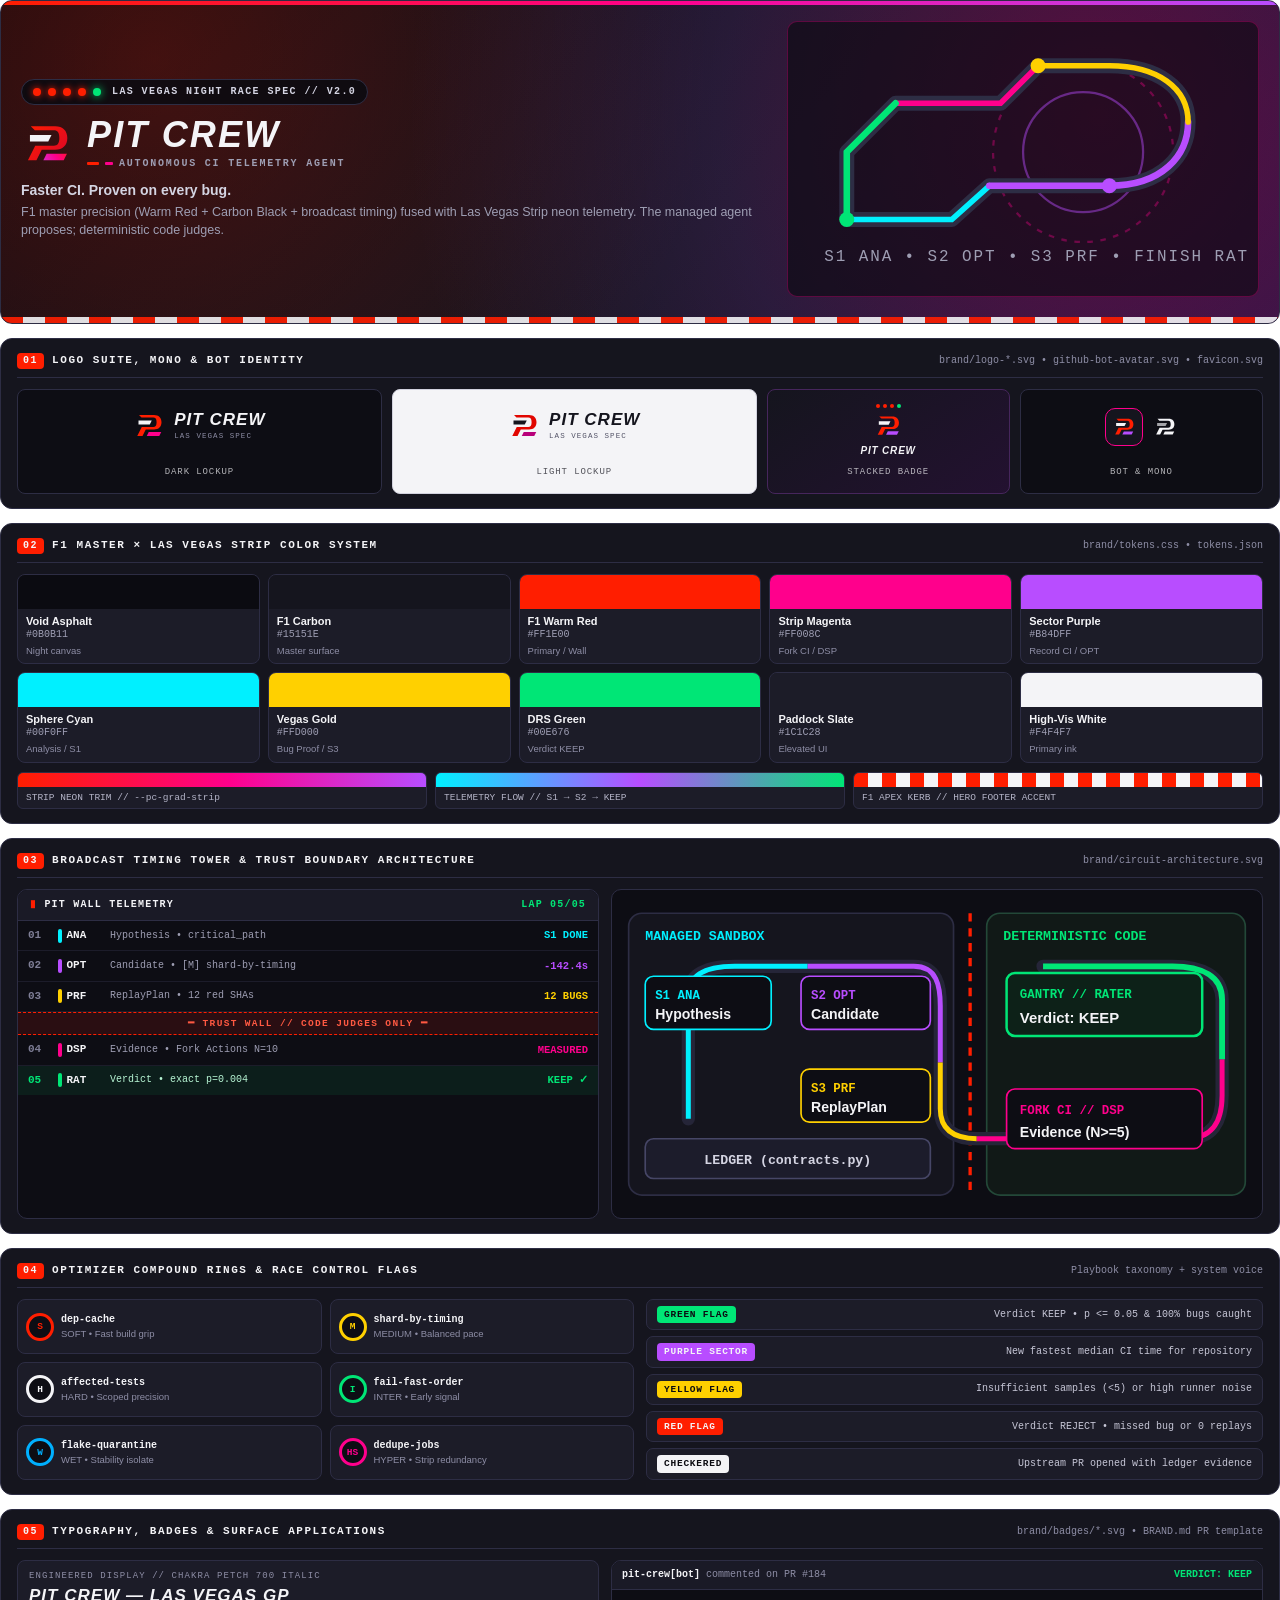
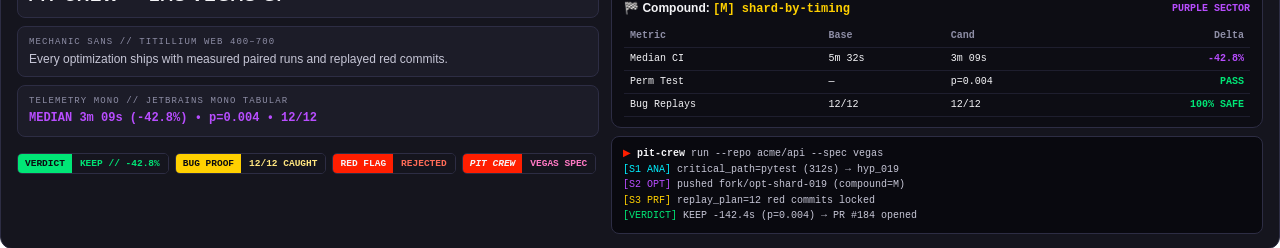
<file: brand/brand-sheet.html>
<!DOCTYPE html>
<html lang="en">
<head>
<meta charset="UTF-8" />
<meta name="viewport" content="width=device-width, initial-scale=1.0" />
<title>Pit Crew — F1 Las Vegas Night Race Brand Sheet (v2.0)</title>
<style>
  * { box-sizing: border-box; margin: 0; padding: 0; }
  body {
    font-family: var(--font-sans, 'Titillium Web', 'Inter', -apple-system, BlinkMacSystemFont, sans-serif);
    color: var(--foreground, #F4F4F7);
    line-height: 1.4;
  }
  .sheet {
    display: flex;
    flex-direction: column;
    gap: 14px;
  }

  /* HERO */
  .hero {
    position: relative;
    overflow: hidden;
    border-radius: var(--radius, 12px);
    background:
      radial-gradient(circle at 86% 36%, rgba(255, 0, 140, 0.28) 0%, rgba(184, 77, 255, 0.12) 34%, transparent 62%),
      radial-gradient(circle at 12% 18%, rgba(255, 30, 0, 0.22) 0%, transparent 48%),
      linear-gradient(135deg, #0B0B11 0%, #15151E 58%, #21102D 100%);
    border: 1px solid #2D2D44;
    padding: 20px 20px 26px;
    color: #F4F4F7;
  }
  .hero::before {
    content: "";
    position: absolute;
    top: 0; left: 0; right: 0; height: 4px;
    background: linear-gradient(90deg, #FF1E00 0%, #FF008C 52%, #B84DFF 100%);
  }
  .hero::after {
    content: "";
    position: absolute;
    bottom: 0; left: 0; right: 0; height: 6px;
    background: repeating-linear-gradient(90deg, #FF1E00 0 22px, #F4F4F7 22px 44px);
    opacity: 0.9;
  }
  .hero-grid {
    display: grid;
    grid-template-columns: 1.35fr 0.85fr;
    gap: 16px;
    align-items: center;
  }
  .gantry-bar {
    display: inline-flex;
    align-items: center;
    gap: 7px;
    padding: 5px 11px;
    border-radius: 999px;
    background: rgba(11, 11, 17, 0.88);
    border: 1px solid #2D2D44;
    margin-bottom: 12px;
  }
  .g-light {
    width: 8px; height: 8px; border-radius: 50%;
    background: #FF1E00;
    box-shadow: 0 0 7px #FF1E00;
  }
  .g-light.go {
    background: #00E676;
    box-shadow: 0 0 8px #00E676;
  }
  .g-label {
    font-family: var(--font-mono, ui-monospace, monospace);
    font-size: 10px;
    font-weight: 700;
    letter-spacing: 0.14em;
    color: #D4D4E2;
    margin-left: 4px;
  }
  .hero-lockup {
    display: flex;
    align-items: center;
    gap: 14px;
    margin-bottom: 10px;
  }
  .wordmark {
    font-size: 36px;
    font-weight: 800;
    font-style: italic;
    letter-spacing: 0.06em;
    line-height: 0.98;
    color: #F4F4F7;
  }
  .wordmark-sub {
    font-family: var(--font-mono, ui-monospace, monospace);
    font-size: 10px;
    font-weight: 600;
    letter-spacing: 0.18em;
    color: #9E9EB3;
    margin-top: 5px;
    display: flex;
    align-items: center;
    gap: 6px;
  }
  .hero-tagline {
    font-size: 14px;
    color: #D4D4E2;
    margin-bottom: 4px;
    font-weight: 600;
  }
  .hero-desc {
    font-size: 12.5px;
    color: #9E9EB3;
  }
  .circuit-preview {
    background: rgba(11, 11, 17, 0.62);
    border: 1px solid rgba(255, 0, 140, 0.3);
    border-radius: 10px;
    padding: 10px;
  }

  /* CARD */
  .card {
    background: var(--card, #15151E);
    border: 1px solid var(--border, #2D2D44);
    border-radius: var(--radius, 12px);
    padding: 14px 16px;
  }
  .sec-head {
    display: flex;
    align-items: center;
    justify-content: space-between;
    gap: 8px;
    margin-bottom: 11px;
    padding-bottom: 8px;
    border-bottom: 1px solid var(--border, #2D2D44);
  }
  .sec-title {
    display: inline-flex;
    align-items: center;
    gap: 8px;
    font-family: var(--font-mono, ui-monospace, monospace);
    font-size: 11px;
    font-weight: 700;
    letter-spacing: 0.14em;
    text-transform: uppercase;
    color: var(--foreground, #F4F4F7);
  }
  .sec-num {
    background: #FF1E00;
    color: #F4F4F7;
    padding: 1px 6px;
    border-radius: 4px;
    font-size: 10px;
  }
  .sec-note {
    font-family: var(--font-mono, ui-monospace, monospace);
    font-size: 10px;
    color: var(--muted-foreground, #8E8EA6);
  }

  /* LOGO SUITE */
  .logo-suite {
    display: grid;
    grid-template-columns: 1.35fr 1.35fr 0.9fr 0.9fr;
    gap: 10px;
  }
  .logo-box {
    border-radius: 8px;
    padding: 14px 12px;
    display: flex;
    flex-direction: column;
    align-items: center;
    justify-content: space-between;
    gap: 8px;
    border: 1px solid #2D2D44;
    min-height: 92px;
  }
  .logo-box.dark { background: #0D0D14; color: #F4F4F7; }
  .logo-box.light { background: #F4F4F7; color: #15151E; border-color: #D2D2DE; }
  .logo-box.vegas { background: linear-gradient(145deg, #15151E 0%, #231130 100%); color: #F4F4F7; border-color: #46265C; }
  .box-cap {
    font-family: var(--font-mono, ui-monospace, monospace);
    font-size: 9px;
    letter-spacing: 0.1em;
    opacity: 0.72;
    text-transform: uppercase;
  }

  /* COLOR PALETTE */
  .swatch-grid {
    display: grid;
    grid-template-columns: repeat(5, minmax(0, 1fr));
    gap: 8px;
  }
  .swatch {
    border-radius: 8px;
    overflow: hidden;
    border: 1px solid var(--border, #2D2D44);
    background: var(--secondary, #1C1C28);
  }
  .sw-bar { height: 34px; }
  .sw-info { padding: 6px 8px; }
  .sw-name { font-size: 11px; font-weight: 700; line-height: 1.2; }
  .sw-hex {
    font-family: var(--font-mono, ui-monospace, monospace);
    font-size: 10px;
    color: var(--muted-foreground, #9E9EB3);
  }
  .sw-role {
    font-size: 9.5px;
    color: var(--muted-foreground, #8E8EA6);
    margin-top: 2px;
  }
  .motif-row {
    display: grid;
    grid-template-columns: 1fr 1fr 1fr;
    gap: 8px;
    margin-top: 9px;
  }
  .motif-chip {
    border-radius: 6px;
    border: 1px solid var(--border, #2D2D44);
    overflow: hidden;
    background: var(--secondary, #1C1C28);
  }
  .motif-strip { height: 14px; }
  .motif-label {
    padding: 4px 8px;
    font-family: var(--font-mono, ui-monospace, monospace);
    font-size: 9.5px;
    color: var(--muted-foreground, #B4B4C7);
  }

  /* TWO COL */
  .two-col {
    display: grid;
    grid-template-columns: 1fr 1.12fr;
    gap: 12px;
  }
  .two-col-even {
    display: grid;
    grid-template-columns: 1fr 1fr;
    gap: 12px;
  }

  /* TIMING TOWER */
  .tower {
    background: #0D0D14;
    border: 1px solid #2D2D44;
    border-radius: 10px;
    overflow: hidden;
    color: #F4F4F7;
  }
  .tower-hd {
    display: flex;
    justify-content: space-between;
    align-items: center;
    padding: 8px 12px;
    background: #1A1A26;
    border-bottom: 1px solid #2D2D44;
    font-family: var(--font-mono, ui-monospace, monospace);
    font-size: 10px;
    font-weight: 700;
    letter-spacing: 0.12em;
  }
  .t-row {
    display: grid;
    grid-template-columns: 22px 44px 1fr auto;
    align-items: center;
    gap: 8px;
    padding: 7px 10px;
    border-bottom: 1px solid #1C1C2A;
    font-family: var(--font-mono, ui-monospace, monospace);
    font-size: 11px;
  }
  .t-row:last-child { border-bottom: none; }
  .t-pos { color: #7E7E96; font-weight: 700; }
  .t-code {
    display: inline-flex;
    align-items: center;
    gap: 5px;
    font-weight: 800;
    color: #F4F4F7;
  }
  .t-bar { width: 3.5px; height: 14px; border-radius: 2px; display: inline-block; }
  .t-sub { color: #9E9EB3; font-size: 10px; white-space: nowrap; overflow: hidden; text-overflow: ellipsis; }
  .t-delta { font-weight: 700; font-size: 10.5px; }
  .trust-sep {
    background: rgba(255, 30, 0, 0.12);
    border-top: 1px dashed #FF1E00;
    border-bottom: 1px dashed #FF1E00;
    padding: 4px 10px;
    text-align: center;
    font-family: var(--font-mono, ui-monospace, monospace);
    font-size: 9.5px;
    font-weight: 700;
    letter-spacing: 0.14em;
    color: #FF5942;
  }

  /* COMPOUND RINGS */
  .compound-grid {
    display: grid;
    grid-template-columns: 1fr 1fr;
    gap: 8px;
  }
  .compound-item {
    display: flex;
    align-items: center;
    gap: 7px;
    padding: 7px 8px;
    border-radius: 8px;
    background: var(--secondary, #1C1C28);
    border: 1px solid var(--border, #2D2D44);
  }
  .tire-ring {
    width: 28px; height: 28px; border-radius: 50%;
    background: #0D0D14;
    display: flex; align-items: center; justify-content: center;
    font-family: var(--font-mono, ui-monospace, monospace);
    font-size: 9.5px; font-weight: 800;
    flex-shrink: 0;
  }
  .c-name {
    font-family: var(--font-mono, ui-monospace, monospace);
    font-size: 10px;
    font-weight: 700;
    white-space: nowrap;
  }
  .c-desc {
    font-size: 9.5px;
    color: var(--muted-foreground, #8E8EA6);
  }

  /* RACE CONTROL FLAGS */
  .flag-list {
    display: flex;
    flex-direction: column;
    gap: 6px;
  }
  .flag-row {
    display: flex;
    align-items: center;
    justify-content: space-between;
    gap: 8px;
    padding: 6px 10px;
    border-radius: 7px;
    background: var(--secondary, #1C1C28);
    border: 1px solid var(--border, #2D2D44);
    font-family: var(--font-mono, ui-monospace, monospace);
    font-size: 10.5px;
  }
  .flag-pill {
    padding: 2px 7px;
    border-radius: 4px;
    font-weight: 800;
    font-size: 9.5px;
    letter-spacing: 0.08em;
    white-space: nowrap;
  }
  .flag-copy {
    color: var(--muted-foreground, #C6C6D6);
    font-size: 10px;
    text-align: right;
  }

  /* APPLICATIONS: PR COMMENT & CLI */
  .pr-mock {
    background: #0D0D14;
    border: 1px solid #2D2D44;
    border-radius: 10px;
    overflow: hidden;
    color: #F4F4F7;
  }
  .pr-hd {
    display: flex;
    align-items: center;
    justify-content: space-between;
    padding: 7px 10px;
    background: #1A1A26;
    border-bottom: 1px solid #2D2D44;
    font-family: var(--font-mono, ui-monospace, monospace);
    font-size: 10px;
  }
  .pr-body { padding: 10px 12px; }
  .pr-verdict {
    display: flex;
    align-items: center;
    justify-content: space-between;
    margin-bottom: 8px;
  }
  .pr-table {
    width: 100%;
    border-collapse: collapse;
    font-family: var(--font-mono, ui-monospace, monospace);
    font-size: 10px;
  }
  .pr-table th, .pr-table td {
    padding: 4px 6px;
    border-bottom: 1px solid #1E1E2E;
    text-align: left;
  }
  .pr-table th { color: #8E8EA6; font-weight: 600; }
  .pr-table td:last-child, .pr-table th:last-child { text-align: right; }

  .cli-mock {
    background: #09090F;
    border: 1px solid #2D2D44;
    border-radius: 8px;
    padding: 9px 11px;
    font-family: var(--font-mono, ui-monospace, monospace);
    font-size: 10px;
    line-height: 1.55;
    color: #C6C6D6;
    margin-top: 8px;
  }

  .badge-row {
    display: flex;
    flex-wrap: wrap;
    gap: 6px;
    margin-top: 8px;
  }
  .micro-badge {
    display: inline-flex;
    border-radius: 5px;
    overflow: hidden;
    font-family: var(--font-mono, ui-monospace, monospace);
    font-size: 9.5px;
    font-weight: 700;
    border: 1px solid #2D2D44;
  }
  .mb-l { padding: 3px 7px; color: #0B0B11; font-weight: 800; }
  .mb-r { padding: 3px 8px; background: #15151E; }

  @media (max-width: 600px) {
    .hero-grid, .two-col, .two-col-even { grid-template-columns: 1fr; }
    .logo-suite { grid-template-columns: 1fr 1fr; }
    .swatch-grid { grid-template-columns: repeat(2, minmax(0, 1fr)); }
    .compound-grid, .motif-row { grid-template-columns: 1fr; }
  }
</style>
</head>
<body>
<div class="sheet">
  <!-- HERO: F1 LAS VEGAS NIGHT RACE -->
  <section class="hero">
    <div class="hero-grid">
      <div>
        <div class="gantry-bar">
          <span class="g-light"></span>
          <span class="g-light"></span>
          <span class="g-light"></span>
          <span class="g-light"></span>
          <span class="g-light go"></span>
          <span class="g-label">LAS VEGAS NIGHT RACE SPEC // V2.0</span>
        </div>
        <div class="hero-lockup">
          <svg width="52" height="52" viewBox="0 0 64 64" fill="none" aria-label="Pit Crew Mark">
            <defs>
              <linearGradient id="bh-r" x1="6" y1="10" x2="58" y2="54" gradientUnits="userSpaceOnUse">
                <stop offset="0%" stop-color="#FF1E00"/><stop offset="100%" stop-color="#D90429"/>
              </linearGradient>
              <linearGradient id="bh-n" x1="12" y1="54" x2="58" y2="26" gradientUnits="userSpaceOnUse">
                <stop offset="0%" stop-color="#B84DFF"/><stop offset="55%" stop-color="#FF008C"/><stop offset="100%" stop-color="#FF1E00"/>
              </linearGradient>
            </defs>
            <path d="M12 10H42C51.5 10 57 15.6 57 24.5C57 33.4 51.5 39 42 39H25.5L19 52H8.5L17.5 34H40.5C44.8 34 47.2 31.3 47.2 24.5C47.2 17.7 44.8 15 40.5 15H17L12 10Z" fill="url(#bh-r)"/>
            <path d="M11 21H37.5L33.5 29H11V21Z" fill="#F4F4F7"/>
            <path d="M31.5 44H56.5L52.5 52H27.5L31.5 44Z" fill="url(#bh-n)"/>
          </svg>
          <div>
            <div class="wordmark">PIT CREW</div>
            <div class="wordmark-sub">
              <span style="display:inline-block;width:12px;height:3px;background:#FF1E00;border-radius:1px;"></span>
              <span style="display:inline-block;width:8px;height:3px;background:#FF008C;border-radius:1px;"></span>
              AUTONOMOUS CI TELEMETRY AGENT
            </div>
          </div>
        </div>
        <div class="hero-tagline">Faster CI. Proven on every bug.</div>
        <div class="hero-desc">F1 master precision (Warm Red + Carbon Black + broadcast timing) fused with Las Vegas Strip neon telemetry. The managed agent proposes; deterministic code judges.</div>
      </div>

      <!-- Mini Vegas Strip Circuit + Sphere Graphic -->
      <div class="circuit-preview">
        <svg viewBox="0 0 240 132" width="100%" fill="none" aria-label="Las Vegas Night Circuit">
          <circle cx="152" cy="64" r="48" stroke="#FF008C" stroke-opacity="0.35" stroke-width="1.2" stroke-dasharray="3 4"/>
          <circle cx="152" cy="64" r="32" stroke="#B84DFF" stroke-opacity="0.45" stroke-width="1.2"/>
          <!-- Track -->
          <path d="M26 100 L82 100 L102 82 L166 82 C194 82 208 66 208 48 C208 30 192 18 166 18 L128 18 L108 38 L52 38 L26 64 Z" stroke="#2D2D44" stroke-width="8" stroke-linejoin="round"/>
          <path d="M26 100 L82 100 L102 82" stroke="#00F0FF" stroke-width="3" stroke-linecap="round"/>
          <path d="M102 82 L166 82 C194 82 208 66 208 48" stroke="#B84DFF" stroke-width="3.5" stroke-linecap="round"/>
          <path d="M208 48 C208 30 192 18 166 18 L128 18" stroke="#FFD000" stroke-width="3" stroke-linecap="round"/>
          <path d="M128 18 L108 38 L52 38" stroke="#FF008C" stroke-width="3" stroke-linecap="round"/>
          <path d="M52 38 L26 64 L26 100" stroke="#00E676" stroke-width="3.5" stroke-linecap="round"/>
          <circle cx="26" cy="100" r="4" fill="#00E676"/>
          <circle cx="166" cy="82" r="4" fill="#B84DFF"/>
          <circle cx="128" cy="18" r="4" fill="#FFD000"/>
          <text x="14" y="122" fill="#9E9EB3" font-family="ui-monospace, monospace" font-size="8.5" letter-spacing="0.12em">S1 ANA • S2 OPT • S3 PRF • FINISH RAT</text>
        </svg>
      </div>
    </div>
  </section>

  <!-- 01 / LOGO SUITE & AVATARS -->
  <section class="card">
    <div class="sec-head">
      <span class="sec-title"><span class="sec-num">01</span> Logo Suite, Mono &amp; Bot Identity</span>
      <span class="sec-note">brand/logo-*.svg • github-bot-avatar.svg • favicon.svg</span>
    </div>
    <div class="logo-suite">
      <div class="logo-box dark">
        <div style="display:flex;align-items:center;gap:9px;margin-top:6px;">
          <svg width="32" height="32" viewBox="0 0 64 64" fill="none">
            <path d="M12 10H42C51.5 10 57 15.6 57 24.5C57 33.4 51.5 39 42 39H25.5L19 52H8.5L17.5 34H40.5C44.8 34 47.2 31.3 47.2 24.5C47.2 17.7 44.8 15 40.5 15H17L12 10Z" fill="#FF1E00"/>
            <path d="M11 21H37.5L33.5 29H11V21Z" fill="#F4F4F7"/>
            <path d="M31.5 44H56.5L52.5 52H27.5L31.5 44Z" fill="#FF008C"/>
          </svg>
          <div>
            <div style="font-size:17px;font-weight:800;font-style:italic;letter-spacing:0.06em;line-height:1;">PIT CREW</div>
            <div style="font-family:var(--font-mono,monospace);font-size:7.5px;letter-spacing:0.14em;color:#8E8EA6;margin-top:3px;">LAS VEGAS SPEC</div>
          </div>
        </div>
        <span class="box-cap">Dark Lockup</span>
      </div>

      <div class="logo-box light">
        <div style="display:flex;align-items:center;gap:9px;margin-top:6px;">
          <svg width="32" height="32" viewBox="0 0 64 64" fill="none">
            <path d="M12 10H42C51.5 10 57 15.6 57 24.5C57 33.4 51.5 39 42 39H25.5L19 52H8.5L17.5 34H40.5C44.8 34 47.2 31.3 47.2 24.5C47.2 17.7 44.8 15 40.5 15H17L12 10Z" fill="#E10600"/>
            <path d="M11 21H37.5L33.5 29H11V21Z" fill="#15151E"/>
            <path d="M31.5 44H56.5L52.5 52H27.5L31.5 44Z" fill="#B8007A"/>
          </svg>
          <div>
            <div style="font-size:17px;font-weight:800;font-style:italic;letter-spacing:0.06em;line-height:1;">PIT CREW</div>
            <div style="font-family:var(--font-mono,monospace);font-size:7.5px;letter-spacing:0.14em;color:#525266;margin-top:3px;">LAS VEGAS SPEC</div>
          </div>
        </div>
        <span class="box-cap">Light Lockup</span>
      </div>

      <div class="logo-box vegas">
        <div style="display:flex;flex-direction:column;align-items:center;gap:4px;">
          <div style="display:flex;gap:3px;">
            <span style="width:4px;height:4px;border-radius:50%;background:#FF1E00;"></span>
            <span style="width:4px;height:4px;border-radius:50%;background:#FF1E00;"></span>
            <span style="width:4px;height:4px;border-radius:50%;background:#FF1E00;"></span>
            <span style="width:4px;height:4px;border-radius:50%;background:#00E676;"></span>
          </div>
          <svg width="28" height="28" viewBox="0 0 64 64" fill="none">
            <path d="M12 10H42C51.5 10 57 15.6 57 24.5C57 33.4 51.5 39 42 39H25.5L19 52H8.5L17.5 34H40.5C44.8 34 47.2 31.3 47.2 24.5C47.2 17.7 44.8 15 40.5 15H17L12 10Z" fill="#FF1E00"/>
            <path d="M11 21H37.5L33.5 29H11V21Z" fill="#F4F4F7"/>
            <path d="M31.5 44H56.5L52.5 52H27.5L31.5 44Z" fill="#B84DFF"/>
          </svg>
          <span style="font-size:10px;font-weight:800;font-style:italic;letter-spacing:0.08em;">PIT CREW</span>
        </div>
        <span class="box-cap">Stacked Badge</span>
      </div>

      <div class="logo-box dark">
        <div style="display:flex;align-items:center;gap:10px;margin-top:4px;">
          <div style="width:38px;height:38px;border-radius:10px;background:#15151E;border:1.5px solid #FF008C;display:flex;align-items:center;justify-content:center;">
            <svg width="24" height="24" viewBox="0 0 64 64" fill="none">
              <path d="M12 10H42C51.5 10 57 15.6 57 24.5C57 33.4 51.5 39 42 39H25.5L19 52H8.5L17.5 34H40.5C44.8 34 47.2 31.3 47.2 24.5C47.2 17.7 44.8 15 40.5 15H17L12 10Z" fill="#FF1E00"/>
              <path d="M11 21H37.5L33.5 29H11V21Z" fill="#F4F4F7"/>
              <path d="M31.5 44H56.5L52.5 52H27.5L31.5 44Z" fill="#B84DFF"/>
            </svg>
          </div>
          <svg width="24" height="24" viewBox="0 0 64 64" fill="none">
            <path d="M12 10H42C51.5 10 57 15.6 57 24.5C57 33.4 51.5 39 42 39H25.5L19 52H8.5L17.5 34H40.5C44.8 34 47.2 31.3 47.2 24.5C47.2 17.7 44.8 15 40.5 15H17L12 10Z" fill="#F4F4F7"/>
            <path d="M11 21H37.5L33.5 29H11V21Z" fill="#F4F4F7" opacity="0.65"/>
            <path d="M31.5 44H56.5L52.5 52H27.5L31.5 44Z" fill="#F4F4F7"/>
          </svg>
        </div>
        <span class="box-cap">Bot &amp; Mono</span>
      </div>
    </div>
  </section>

  <!-- 02 / F1 MASTER x LAS VEGAS COLOR SYSTEM -->
  <section class="card">
    <div class="sec-head">
      <span class="sec-title"><span class="sec-num">02</span> F1 Master × Las Vegas Strip Color System</span>
      <span class="sec-note">brand/tokens.css • tokens.json</span>
    </div>
    <div class="swatch-grid">
      <div class="swatch"><div class="sw-bar" style="background:#0B0B11;"></div><div class="sw-info"><div class="sw-name">Void Asphalt</div><div class="sw-hex">#0B0B11</div><div class="sw-role">Night canvas</div></div></div>
      <div class="swatch"><div class="sw-bar" style="background:#15151E;"></div><div class="sw-info"><div class="sw-name">F1 Carbon</div><div class="sw-hex">#15151E</div><div class="sw-role">Master surface</div></div></div>
      <div class="swatch"><div class="sw-bar" style="background:#FF1E00;"></div><div class="sw-info"><div class="sw-name">F1 Warm Red</div><div class="sw-hex">#FF1E00</div><div class="sw-role">Primary / Wall</div></div></div>
      <div class="swatch"><div class="sw-bar" style="background:#FF008C;"></div><div class="sw-info"><div class="sw-name">Strip Magenta</div><div class="sw-hex">#FF008C</div><div class="sw-role">Fork CI / DSP</div></div></div>
      <div class="swatch"><div class="sw-bar" style="background:#B84DFF;"></div><div class="sw-info"><div class="sw-name">Sector Purple</div><div class="sw-hex">#B84DFF</div><div class="sw-role">Record CI / OPT</div></div></div>
      <div class="swatch"><div class="sw-bar" style="background:#00F0FF;"></div><div class="sw-info"><div class="sw-name">Sphere Cyan</div><div class="sw-hex">#00F0FF</div><div class="sw-role">Analysis / S1</div></div></div>
      <div class="swatch"><div class="sw-bar" style="background:#FFD000;"></div><div class="sw-info"><div class="sw-name">Vegas Gold</div><div class="sw-hex">#FFD000</div><div class="sw-role">Bug Proof / S3</div></div></div>
      <div class="swatch"><div class="sw-bar" style="background:#00E676;"></div><div class="sw-info"><div class="sw-name">DRS Green</div><div class="sw-hex">#00E676</div><div class="sw-role">Verdict KEEP</div></div></div>
      <div class="swatch"><div class="sw-bar" style="background:#1C1C28;"></div><div class="sw-info"><div class="sw-name">Paddock Slate</div><div class="sw-hex">#1C1C28</div><div class="sw-role">Elevated UI</div></div></div>
      <div class="swatch"><div class="sw-bar" style="background:#F4F4F7;"></div><div class="sw-info"><div class="sw-name">High-Vis White</div><div class="sw-hex">#F4F4F7</div><div class="sw-role">Primary ink</div></div></div>
    </div>
    <div class="motif-row">
      <div class="motif-chip">
        <div class="motif-strip" style="background:linear-gradient(90deg,#FF1E00 0%,#FF008C 52%,#B84DFF 100%);"></div>
        <div class="motif-label">STRIP NEON TRIM // --pc-grad-strip</div>
      </div>
      <div class="motif-chip">
        <div class="motif-strip" style="background:linear-gradient(90deg,#00F0FF 0%,#B84DFF 50%,#00E676 100%);"></div>
        <div class="motif-label">TELEMETRY FLOW // S1 → S2 → KEEP</div>
      </div>
      <div class="motif-chip">
        <div class="motif-strip" style="background:repeating-linear-gradient(90deg,#FF1E00 0 14px,#F4F4F7 14px 28px);"></div>
        <div class="motif-label">F1 APEX KERB // HERO FOOTER ACCENT</div>
      </div>
    </div>
  </section>

  <!-- 03 / BROADCAST TIMING TOWER + PIPELINE CIRCUIT -->
  <section class="card">
    <div class="sec-head">
      <span class="sec-title"><span class="sec-num">03</span> Broadcast Timing Tower &amp; Trust Boundary Architecture</span>
      <span class="sec-note">brand/circuit-architecture.svg</span>
    </div>
    <div class="two-col">
      <!-- F1 Broadcast Timing Tower -->
      <div class="tower">
        <div class="tower-hd">
          <span><span style="color:#FF1E00;">▮</span> PIT WALL TELEMETRY</span>
          <span style="color:#00E676;">LAP 05/05</span>
        </div>
        <div class="t-row">
          <span class="t-pos">01</span>
          <span class="t-code"><span class="t-bar" style="background:#00F0FF;"></span>ANA</span>
          <span class="t-sub">Hypothesis • critical_path</span>
          <span class="t-delta" style="color:#00F0FF;">S1 DONE</span>
        </div>
        <div class="t-row">
          <span class="t-pos">02</span>
          <span class="t-code"><span class="t-bar" style="background:#B84DFF;"></span>OPT</span>
          <span class="t-sub">Candidate • [M] shard-by-timing</span>
          <span class="t-delta" style="color:#B84DFF;">-142.4s</span>
        </div>
        <div class="t-row">
          <span class="t-pos">03</span>
          <span class="t-code"><span class="t-bar" style="background:#FFD000;"></span>PRF</span>
          <span class="t-sub">ReplayPlan • 12 red SHAs</span>
          <span class="t-delta" style="color:#FFD000;">12 BUGS</span>
        </div>
        <div class="trust-sep">━ TRUST WALL // CODE JUDGES ONLY ━</div>
        <div class="t-row">
          <span class="t-pos">04</span>
          <span class="t-code"><span class="t-bar" style="background:#FF008C;"></span>DSP</span>
          <span class="t-sub">Evidence • Fork Actions N=10</span>
          <span class="t-delta" style="color:#FF008C;">MEASURED</span>
        </div>
        <div class="t-row" style="background:rgba(0,230,118,0.08);">
          <span class="t-pos" style="color:#00E676;">05</span>
          <span class="t-code"><span class="t-bar" style="background:#00E676;"></span>RAT</span>
          <span class="t-sub" style="color:#B7F5D4;">Verdict • exact p=0.004</span>
          <span class="t-delta" style="color:#00E676;">KEEP ✓</span>
        </div>
      </div>

      <!-- Mini Architecture Circuit Diagram -->
      <div style="background:#0D0D14;border:1px solid #2D2D44;border-radius:10px;padding:10px;display:flex;flex-direction:column;justify-content:space-between;">
        <svg viewBox="0 0 380 186" width="100%" fill="none" aria-label="Pit Crew Trust Wall Circuit">
          <!-- Zones -->
          <rect x="4" y="8" width="196" height="170" rx="8" fill="#15151E" stroke="#2D2D44"/>
          <text x="14" y="24" fill="#00F0FF" font-family="ui-monospace,monospace" font-size="8" font-weight="700">MANAGED SANDBOX</text>
          <line x1="210" y1="8" x2="210" y2="178" stroke="#FF1E00" stroke-width="2" stroke-dasharray="5 4"/>
          <rect x="220" y="8" width="156" height="170" rx="8" fill="#111917" stroke="#234838"/>
          <text x="230" y="24" fill="#00E676" font-family="ui-monospace,monospace" font-size="8" font-weight="700">DETERMINISTIC CODE</text>

          <!-- Circuit loop -->
          <path d="M40 132 L40 58 C40 44 52 40 68 40 L176 40 C190 40 192 52 192 64 L192 126 C192 140 202 144 214 144 L340 144 C356 144 362 134 362 118 L362 60 C362 46 350 40 332 40 L254 40" stroke="#252538" stroke-width="8" stroke-linecap="round" fill="none"/>
          <path d="M40 132 L40 58 C40 44 52 40 68 40 L112 40" stroke="#00F0FF" stroke-width="3" fill="none"/>
          <path d="M112 40 L176 40 C190 40 192 52 192 64 L192 98" stroke="#B84DFF" stroke-width="3" fill="none"/>
          <path d="M192 98 L192 126 C192 140 202 144 214 144" stroke="#FFD000" stroke-width="3" fill="none"/>
          <path d="M214 144 L340 144 C356 144 362 134 362 118 L362 96" stroke="#FF008C" stroke-width="3" fill="none"/>
          <path d="M362 96 L362 60 C362 46 350 40 332 40 L254 40" stroke="#00E676" stroke-width="3.5" fill="none"/>

          <!-- Nodes -->
          <rect x="14" y="46" width="76" height="32" rx="5" fill="#0D0D14" stroke="#00F0FF"/>
          <text x="20" y="60" fill="#00F0FF" font-family="ui-monospace,monospace" font-size="7.5" font-weight="700">S1 ANA</text>
          <text x="20" y="72" fill="#F4F4F7" font-family="sans-serif" font-size="8.5" font-weight="700">Hypothesis</text>

          <rect x="108" y="46" width="78" height="32" rx="5" fill="#0D0D14" stroke="#B84DFF"/>
          <text x="114" y="60" fill="#B84DFF" font-family="ui-monospace,monospace" font-size="7.5" font-weight="700">S2 OPT</text>
          <text x="114" y="72" fill="#F4F4F7" font-family="sans-serif" font-size="8.5" font-weight="700">Candidate</text>

          <rect x="108" y="102" width="78" height="32" rx="5" fill="#0D0D14" stroke="#FFD000"/>
          <text x="114" y="116" fill="#FFD000" font-family="ui-monospace,monospace" font-size="7.5" font-weight="700">S3 PRF</text>
          <text x="114" y="128" fill="#F4F4F7" font-family="sans-serif" font-size="8.5" font-weight="700">ReplayPlan</text>

          <rect x="14" y="144" width="172" height="24" rx="5" fill="#1C1C2B" stroke="#464666"/>
          <text x="100" y="159" text-anchor="middle" fill="#D4D4E2" font-family="ui-monospace,monospace" font-size="8" font-weight="700">LEDGER (contracts.py)</text>

          <rect x="232" y="114" width="118" height="36" rx="5" fill="#0D0D14" stroke="#FF008C"/>
          <text x="240" y="129" fill="#FF008C" font-family="ui-monospace,monospace" font-size="7.5" font-weight="700">FORK CI // DSP</text>
          <text x="240" y="143" fill="#F4F4F7" font-family="sans-serif" font-size="8.5" font-weight="700">Evidence (N&gt;=5)</text>

          <rect x="232" y="44" width="118" height="38" rx="5" fill="#0D2118" stroke="#00E676" stroke-width="1.5"/>
          <text x="240" y="59" fill="#00E676" font-family="ui-monospace,monospace" font-size="7.5" font-weight="700">GANTRY // RATER</text>
          <text x="240" y="74" fill="#F4F4F7" font-family="sans-serif" font-size="9" font-weight="700">Verdict: KEEP</text>
        </svg>
      </div>
    </div>
  </section>

  <!-- 04 / COMPOUND RINGS & RACE CONTROL FLAGS -->
  <section class="card">
    <div class="sec-head">
      <span class="sec-title"><span class="sec-num">04</span> Optimizer Compound Rings &amp; Race Control Flags</span>
      <span class="sec-note">Playbook taxonomy + system voice</span>
    </div>
    <div class="two-col-even">
      <div class="compound-grid">
        <div class="compound-item">
          <div class="tire-ring" style="border:3px solid #FF1E00;color:#FF1E00;">S</div>
          <div><div class="c-name">dep-cache</div><div class="c-desc">SOFT • Fast build grip</div></div>
        </div>
        <div class="compound-item">
          <div class="tire-ring" style="border:3px solid #FFD000;color:#FFD000;">M</div>
          <div><div class="c-name">shard-by-timing</div><div class="c-desc">MEDIUM • Balanced pace</div></div>
        </div>
        <div class="compound-item">
          <div class="tire-ring" style="border:3px solid #F4F4F7;color:#F4F4F7;">H</div>
          <div><div class="c-name">affected-tests</div><div class="c-desc">HARD • Scoped precision</div></div>
        </div>
        <div class="compound-item">
          <div class="tire-ring" style="border:3px solid #00E676;color:#00E676;">I</div>
          <div><div class="c-name">fail-fast-order</div><div class="c-desc">INTER • Early signal</div></div>
        </div>
        <div class="compound-item">
          <div class="tire-ring" style="border:3px solid #00B0FF;color:#00B0FF;">W</div>
          <div><div class="c-name">flake-quarantine</div><div class="c-desc">WET • Stability isolate</div></div>
        </div>
        <div class="compound-item">
          <div class="tire-ring" style="border:3px solid #FF008C;color:#FF008C;">HS</div>
          <div><div class="c-name">dedupe-jobs</div><div class="c-desc">HYPER • Strip redundancy</div></div>
        </div>
      </div>

      <div class="flag-list">
        <div class="flag-row">
          <span class="flag-pill" style="background:#00E676;color:#0B0B11;">GREEN FLAG</span>
          <span class="flag-copy">Verdict KEEP • p &lt;= 0.05 &amp; 100% bugs caught</span>
        </div>
        <div class="flag-row">
          <span class="flag-pill" style="background:#B84DFF;color:#F4F4F7;">PURPLE SECTOR</span>
          <span class="flag-copy">New fastest median CI time for repository</span>
        </div>
        <div class="flag-row">
          <span class="flag-pill" style="background:#FFD000;color:#0B0B11;">YELLOW FLAG</span>
          <span class="flag-copy">Insufficient samples (&lt;5) or high runner noise</span>
        </div>
        <div class="flag-row">
          <span class="flag-pill" style="background:#FF1E00;color:#F4F4F7;">RED FLAG</span>
          <span class="flag-copy">Verdict REJECT • missed bug or 0 replays</span>
        </div>
        <div class="flag-row">
          <span class="flag-pill" style="background:#F4F4F7;color:#0B0B11;">CHECKERED</span>
          <span class="flag-copy">Upstream PR opened with ledger evidence</span>
        </div>
      </div>
    </div>
  </section>

  <!-- 05 / TYPOGRAPHY, BADGES & LIVE APPLICATIONS -->
  <section class="card">
    <div class="sec-head">
      <span class="sec-title"><span class="sec-num">05</span> Typography, Badges &amp; Surface Applications</span>
      <span class="sec-note">brand/badges/*.svg • BRAND.md PR template</span>
    </div>
    <div class="two-col">
      <!-- Left: Typography + Badges -->
      <div style="display:flex;flex-direction:column;gap:8px;">
        <div style="padding:9px 11px;border-radius:8px;background:var(--secondary,#1C1C28);border:1px solid var(--border,#2D2D44);">
          <div style="font-family:var(--font-mono,monospace);font-size:9px;color:var(--muted-foreground,#8E8EA6);letter-spacing:0.12em;">ENGINEERED DISPLAY // CHAKRA PETCH 700 ITALIC</div>
          <div style="font-size:17px;font-weight:800;font-style:italic;letter-spacing:0.06em;margin-top:2px;">PIT CREW — LAS VEGAS GP</div>
        </div>
        <div style="padding:9px 11px;border-radius:8px;background:var(--secondary,#1C1C28);border:1px solid var(--border,#2D2D44);">
          <div style="font-family:var(--font-mono,monospace);font-size:9px;color:var(--muted-foreground,#8E8EA6);letter-spacing:0.12em;">MECHANIC SANS // TITILLIUM WEB 400–700</div>
          <div style="font-size:12px;color:var(--muted-foreground,#C6C6D6);margin-top:2px;">Every optimization ships with measured paired runs and replayed red commits.</div>
        </div>
        <div style="padding:9px 11px;border-radius:8px;background:var(--secondary,#1C1C28);border:1px solid var(--border,#2D2D44);">
          <div style="font-family:var(--font-mono,monospace);font-size:9px;color:var(--muted-foreground,#8E8EA6);letter-spacing:0.12em;">TELEMETRY MONO // JETBRAINS MONO TABULAR</div>
          <div style="font-family:var(--font-mono,monospace);font-size:12px;font-weight:700;color:#B84DFF;margin-top:2px;">MEDIAN 3m 09s (-42.8%) • p=0.004 • 12/12</div>
        </div>

        <div class="badge-row">
          <span class="micro-badge"><span class="mb-l" style="background:#00E676;">VERDICT</span><span class="mb-r" style="color:#00E676;">KEEP // -42.8%</span></span>
          <span class="micro-badge"><span class="mb-l" style="background:#FFD000;">BUG PROOF</span><span class="mb-r" style="color:#FFE680;">12/12 CAUGHT</span></span>
          <span class="micro-badge"><span class="mb-l" style="background:#FF1E00;color:#F4F4F7;">RED FLAG</span><span class="mb-r" style="color:#FF6B57;">REJECTED</span></span>
          <span class="micro-badge"><span class="mb-l" style="background:#FF1E00;color:#F4F4F7;font-style:italic;">PIT CREW</span><span class="mb-r" style="color:#FF79C4;">VEGAS SPEC</span></span>
        </div>
      </div>

      <!-- Right: GitHub PR Verdict Comment + CLI Telemetry -->
      <div>
        <div class="pr-mock">
          <div class="pr-hd">
            <span><strong style="color:#F4F4F7;">pit-crew[bot]</strong> <span style="color:#8E8EA6;">commented on PR #184</span></span>
            <span style="color:#00E676;font-weight:700;">VERDICT: KEEP</span>
          </div>
          <div class="pr-body">
            <div class="pr-verdict">
              <span style="font-size:12px;font-weight:700;">🏁 Compound: <span style="color:#FFD000;font-family:var(--font-mono,monospace);">[M] shard-by-timing</span></span>
              <span style="font-family:var(--font-mono,monospace);font-size:10px;color:#B84DFF;font-weight:700;">PURPLE SECTOR</span>
            </div>
            <table class="pr-table">
              <thead><tr><th>Metric</th><th>Base</th><th>Cand</th><th>Delta</th></tr></thead>
              <tbody>
                <tr><td>Median CI</td><td>5m 32s</td><td>3m 09s</td><td style="color:#B84DFF;font-weight:700;">-42.8%</td></tr>
                <tr><td>Perm Test</td><td>—</td><td>p=0.004</td><td style="color:#00E676;font-weight:700;">PASS</td></tr>
                <tr><td>Bug Replays</td><td>12/12</td><td>12/12</td><td style="color:#00E676;font-weight:700;">100% SAFE</td></tr>
              </tbody>
            </table>
          </div>
        </div>

        <div class="cli-mock">
          <div><span style="color:#FF1E00;">▶</span> <span style="color:#F4F4F7;font-weight:700;">pit-crew</span> run --repo acme/api --spec vegas</div>
          <div><span style="color:#00F0FF;">[S1 ANA]</span> critical_path=pytest (312s) → hyp_019</div>
          <div><span style="color:#B84DFF;">[S2 OPT]</span> pushed fork/opt-shard-019 (compound=M)</div>
          <div><span style="color:#FFD000;">[S3 PRF]</span> replay_plan=12 red commits locked</div>
          <div><span style="color:#00E676;">[VERDICT]</span> KEEP -142.4s (p=0.004) → PR #184 opened</div>
        </div>
      </div>
    </div>
  </section>
</div>
</body>
</html>
</file>
